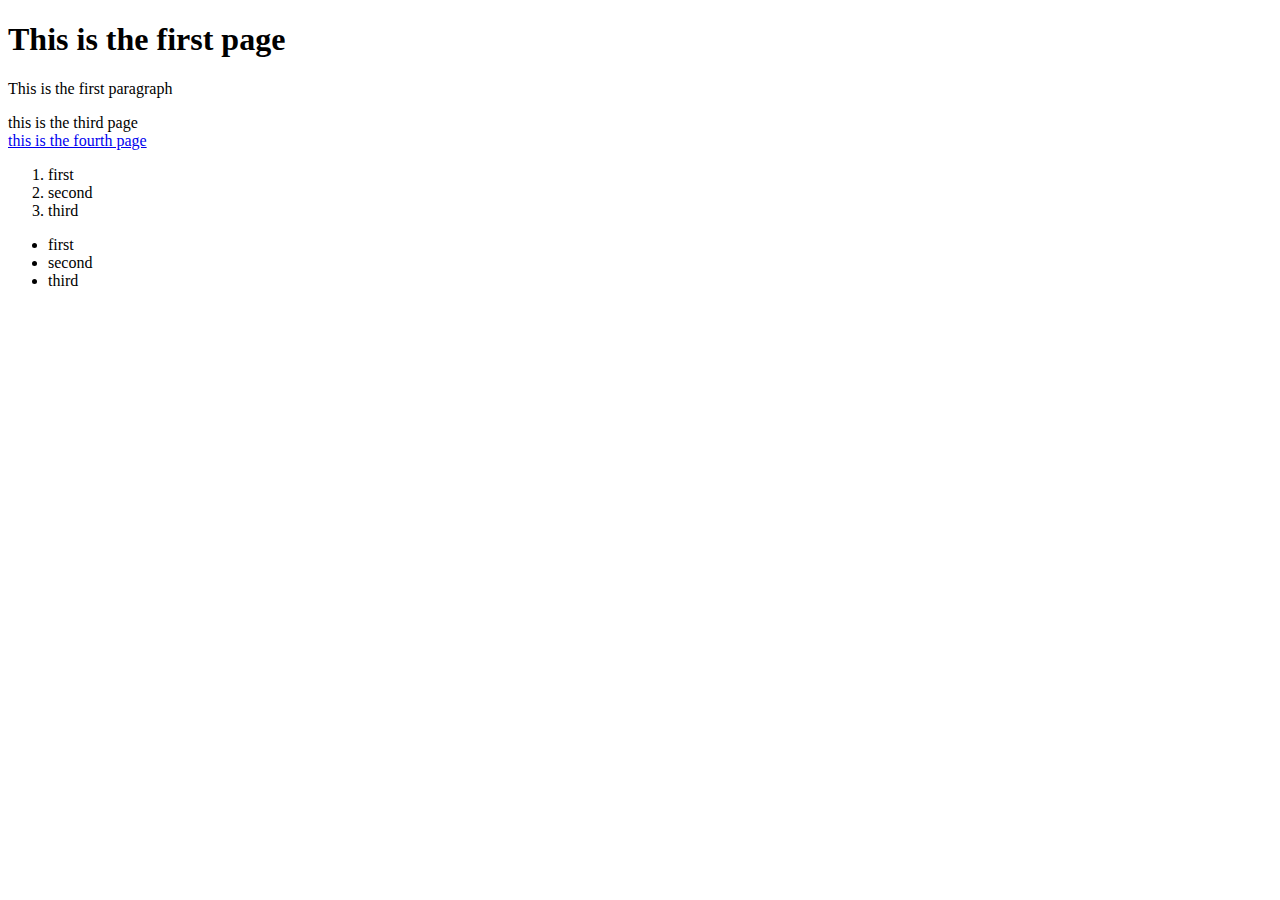
<file: Lec 2 intro to html/firstpage.html>
<!DOCTYPE html>
<html lang="en">
<head>
  <meta charset="UTF-8">
  <meta name="viewport" content="width=device-width, initial-scale=1.0">
  <title>Document</title>
</head>
<body>
  <h1>This is the first page</h1>
  <p>This is the first paragraph</p>
  <div>this is the third page </div>
  <a href="www.google.com">this is the fourth page</a>

  <ol>
    <li>first</li>
    <li>second</li>
    <li>third</li>
  </ol>

  <ul>
    <li>first</li>
    <li>second</li>
    <li>third</li>
  </ul>
</body>
</html>
</file>
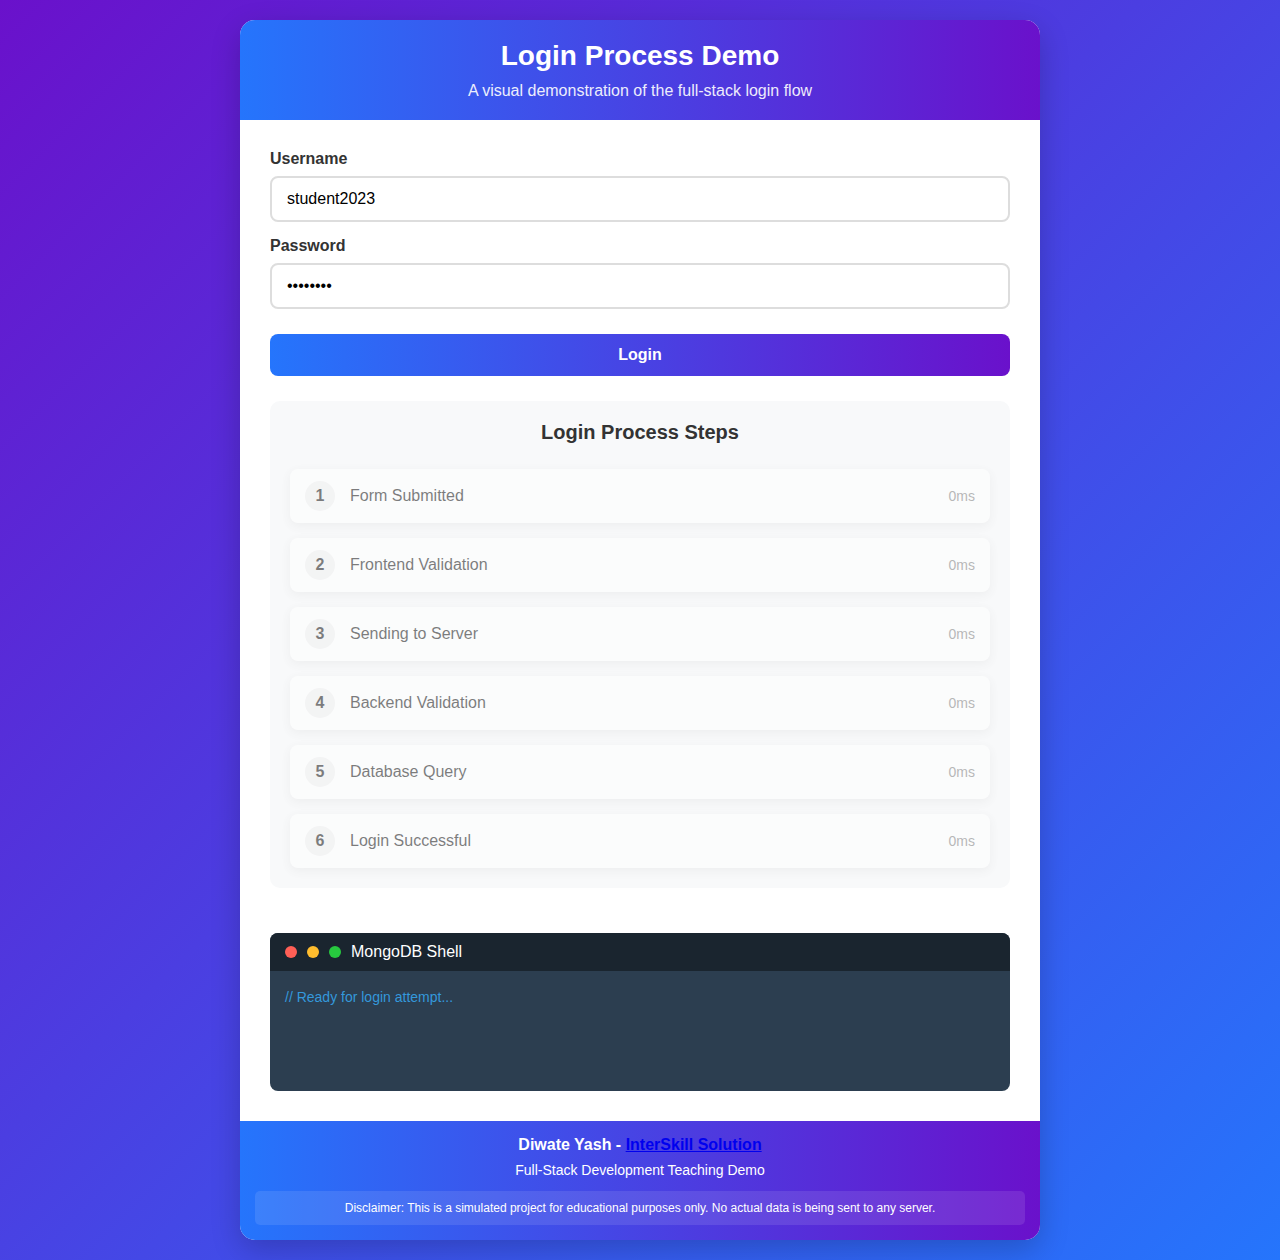
<file: Lec1 Introduction to fullstack/loginpage_demo.html>
<!DOCTYPE html>
<html lang="en">
<head>
    <meta charset="UTF-8">
    <meta name="viewport" content="width=device-width, initial-scale=1.0">
    <title>Login Process Demo</title>
    <style>
        * {
            box-sizing: border-box;
            margin: 0;
            padding: 0;
            font-family: 'Segoe UI', Tahoma, Geneva, Verdana, sans-serif;
        }
        
        body {
            background: linear-gradient(135deg, #6a11cb 0%, #2575fc 100%);
            min-height: 100vh;
            display: flex;
            justify-content: center;
            align-items: center;
            padding: 20px;
        }
        
        .container {
            width: 100%;
            max-width: 800px;
            background-color: white;
            border-radius: 15px;
            box-shadow: 0 10px 30px rgba(0, 0, 0, 0.2);
            overflow: hidden;
            position: relative;
        }
        
        header {
            background: linear-gradient(90deg, #2575fc 0%, #6a11cb 100%);
            color: white;
            text-align: center;
            padding: 20px;
        }
        
        h1 {
            font-size: 28px;
            margin-bottom: 10px;
        }
        
        .subtitle {
            font-size: 16px;
            opacity: 0.9;
        }
        
        .content {
            padding: 30px;
            display: flex;
            flex-direction: column;
            gap: 25px;
        }
        
        .login-form {
            display: flex;
            flex-direction: column;
            gap: 15px;
        }
        
        .form-group {
            display: flex;
            flex-direction: column;
            gap: 8px;
        }
        
        label {
            font-weight: 600;
            color: #333;
        }
        
        input {
            padding: 12px 15px;
            border: 2px solid #ddd;
            border-radius: 8px;
            font-size: 16px;
            transition: border-color 0.3s;
        }
        
        input:focus {
            border-color: #2575fc;
            outline: none;
        }
        
        button {
            background: linear-gradient(90deg, #2575fc 0%, #6a11cb 100%);
            color: white;
            border: none;
            padding: 12px;
            border-radius: 8px;
            font-size: 16px;
            font-weight: 600;
            cursor: pointer;
            transition: transform 0.2s, box-shadow 0.2s;
            margin-top: 10px;
        }
        
        button:hover {
            transform: translateY(-2px);
            box-shadow: 0 5px 15px rgba(37, 117, 252, 0.4);
        }
        
        .process-flow {
            background-color: #f8f9fa;
            border-radius: 10px;
            padding: 20px;
            display: flex;
            flex-direction: column;
            gap: 15px;
        }
        
        .flow-title {
            text-align: center;
            font-size: 20px;
            color: #333;
            margin-bottom: 10px;
        }
        
        .step {
            display: flex;
            align-items: center;
            gap: 15px;
            padding: 12px 15px;
            background-color: white;
            border-radius: 8px;
            box-shadow: 0 3px 10px rgba(0, 0, 0, 0.08);
            opacity: 0.5;
            transition: opacity 0.3s;
        }
        
        .step.active {
            opacity: 1;
            border-left: 5px solid #2575fc;
        }
        
        .step.completed {
            opacity: 1;
            border-left: 5px solid #4caf50;
        }
        
        .status-icon {
            width: 30px;
            height: 30px;
            border-radius: 50%;
            display: flex;
            justify-content: center;
            align-items: center;
            background-color: #f0f0f0;
            font-weight: bold;
        }
        
        .completed .status-icon {
            background-color: #4caf50;
            color: white;
        }
        
        .active .status-icon {
            background-color: #2575fc;
            color: white;
        }
        
        .step-text {
            flex: 1;
            font-size: 16px;
        }
        
        .time {
            color: #777;
            font-size: 14px;
        }
        
        .database-demo {
            margin-top: 20px;
            background-color: #2c3e50;
            border-radius: 8px;
            overflow: hidden;
            color: white;
        }
        
        .db-header {
            background-color: #1a252f;
            padding: 10px 15px;
            display: flex;
            align-items: center;
            gap: 10px;
        }
        
        .db-content {
            padding: 15px;
            font-family: monospace;
            font-size: 14px;
            line-height: 1.6;
            min-height: 120px;
            overflow-y: auto;
            max-height: 120px;
        }
        
        .db-response {
            color: #3498db;
        }
        
        .db-success {
            color: #2ecc71;
        }
        
        .db-error {
            color: #e74c3c;
        }
        
        .dot {
            width: 12px;
            height: 12px;
            border-radius: 50%;
        }
        
        .red-dot {
            background-color: #ff5f56;
        }
        
        .yellow-dot {
            background-color: #ffbd2e;
        }
        
        .green-dot {
            background-color: #27c93f;
        }
        
        footer {
            background: linear-gradient(90deg, #2575fc 0%, #6a11cb 100%);
            color: white;
            text-align: center;
            padding: 15px;
            font-size: 14px;
        }
        
        .footer-content {
            display: flex;
            flex-direction: column;
            gap: 8px;
        }
        
        .company {
            font-weight: 600;
            font-size: 16px;
        }
        
        .disclaimer {
            background-color: rgba(255, 255, 255, 0.1);
            padding: 10px;
            border-radius: 5px;
            margin-top: 5px;
            font-size: 12px;
        }
        
        @media (max-width: 600px) {
            .content {
                padding: 20px;
            }
            
            h1 {
                font-size: 24px;
            }
            
            .footer-content {
                font-size: 12px;
            }
            
            .disclaimer {
                font-size: 11px;
            }
        }
        
        .loader {
            display: inline-block;
            width: 20px;
            height: 20px;
            border: 3px solid rgba(255,255,255,.3);
            border-radius: 50%;
            border-top-color: #fff;
            animation: spin 1s ease-in-out infinite;
            margin-right: 10px;
            vertical-align: middle;
        }
        
        @keyframes spin {
            to { transform: rotate(360deg); }
        }
    </style>
</head>
<body>
    <div class="container">
        <header>
            <h1>Login Process Demo</h1>
            <div class="subtitle">A visual demonstration of the full-stack login flow</div>
        </header>
        
        <div class="content">
            <div class="login-form">
                <div class="form-group">
                    <label for="username">Username</label>
                    <input type="text" id="username" placeholder="Enter your username" value="student2023">
                </div>
                
                <div class="form-group">
                    <label for="password">Password</label>
                    <input type="password" id="password" placeholder="Enter your password" value="••••••••">
                </div>
                
                <button id="login-btn">Login</button>
            </div>
            
            <div class="process-flow">
                <h3 class="flow-title">Login Process Steps</h3>
                
                <div class="step" id="step1">
                    <div class="status-icon">1</div>
                    <div class="step-text">Form Submitted</div>
                    <div class="time">0ms</div>
                </div>
                
                <div class="step" id="step2">
                    <div class="status-icon">2</div>
                    <div class="step-text">Frontend Validation</div>
                    <div class="time">0ms</div>
                </div>
                
                <div class="step" id="step3">
                    <div class="status-icon">3</div>
                    <div class="step-text">Sending to Server</div>
                    <div class="time">0ms</div>
                </div>
                
                <div class="step" id="step4">
                    <div class="status-icon">4</div>
                    <div class="step-text">Backend Validation</div>
                    <div class="time">0ms</div>
                </div>
                
                <div class="step" id="step5">
                    <div class="status-icon">5</div>
                    <div class="step-text">Database Query</div>
                    <div class="time">0ms</div>
                </div>
                
                <div class="step" id="step6">
                    <div class="status-icon">6</div>
                    <div class="step-text">Login Successful</div>
                    <div class="time">0ms</div>
                </div>
            </div>
            
            <div class="database-demo">
                <div class="db-header">
                    <div class="dot red-dot"></div>
                    <div class="dot yellow-dot"></div>
                    <div class="dot green-dot"></div>
                    <span>MongoDB Shell</span>
                </div>
                <div class="db-content" id="db-output">
                    <span class="db-response">// Ready for login attempt...</span>
                </div>
            </div>
        </div>
        
        <footer>
            <div class="footer-content">
                <div class="company">Diwate Yash - <a href="www.interskillsolutions.com">InterSkill Solution</a> <style>a:{color: #fff; text-decoration: none; font-weight: 600; font-size: 14px; cursor: pointer; transition: color 0.3s ease; } a:hover { color: #fcfcfc;  }</style></div>
                <div>Full-Stack Development Teaching Demo</div>
                <div class="disclaimer">
                    Disclaimer: This is a simulated project for educational purposes only. No actual data is being sent to any server.
                </div>
            </div>
        </footer>
    </div>

    <script>
        document.addEventListener('DOMContentLoaded', function() {
            const loginBtn = document.getElementById('login-btn');
            const steps = document.querySelectorAll('.step');
            const dbOutput = document.getElementById('db-output');
            let startTime;
            
            loginBtn.addEventListener('click', function() {
                // Set start time
                startTime = Date.now();
                
                // Reset UI
                steps.forEach(step => {
                    step.className = 'step';
                    step.querySelector('.time').textContent = '0ms';
                });
                dbOutput.innerHTML = '<span class="db-response">// Ready for login attempt...</span>';
                
                // Get form values
                const username = document.getElementById('username').value;
                const password = document.getElementById('password').value;
                
                // Start the process
                simulateLoginProcess(username, password);
            });
            
            function simulateLoginProcess(username, password) {
                // Step 1: Form Submitted
                updateStep(1, 0);
                dbOutput.innerHTML = '<span class="db-response">// Form submitted with username: ' + username + '</span>';
                
                // Add 3-second delay here to simulate network/processing time
                setTimeout(() => {
                    // Step 2: Frontend Validation (after 3000ms delay)
                    updateStep(2, 3000);
                    
                    if (username.length < 3) {
                        dbOutput.innerHTML = '<span class="db-error">// Error: Username must be at least 3 characters</span>';
                        return;
                    }
                    
                    if (password.length < 6) {
                        dbOutput.innerHTML = '<span class="db-error">// Error: Password must be at least 6 characters</span>';
                        return;
                    }
                    
                    dbOutput.innerHTML = '<span class="db-success">// Frontend validation passed</span>';
                    
                    // Step 3: Sending to Server (after 500ms)
                    setTimeout(() => {
                        updateStep(3, 500);
                        dbOutput.innerHTML = '<span class="db-response">// Sending request to server... (POST /api/login)</span>';
                        
                        // Step 4: Backend Validation (after 600ms)
                        setTimeout(() => {
                            updateStep(4, 600);
                            dbOutput.innerHTML = '<span class="db-response">// Validating credentials on server...</span>';
                            
                            // Step 5: Database Query (after 700ms)
                            setTimeout(() => {
                                updateStep(5, 700);
                                dbOutput.innerHTML = '<span class="db-response">// Querying database: db.users.findOne({ username: "' + username + '" })</span>';
                                
                                // Simulate database response (after 900ms)
                                setTimeout(() => {
                                    dbOutput.innerHTML = `
                                        <span class="db-response">// Database response:</span><br>
                                        <span class="db-success">{</span><br>
                                        <span class="db-success">  _id: ObjectId("64a3b5c8e12f4e5d4c8b456a"),</span><br>
                                        <span class="db-success">  username: "${username}",</span><br>
                                        <span class="db-success">  password: "$2b$10$r2bZ8hTKq9qyL1j2KQmZZ.N7E2QYcW6oZ8J8bGtV6nXrFvH8sL6W",</span><br>
                                        <span class="db-success">  email: "${username}@example.com",</span><br>
                                        <span class="db-success">  createdAt: 2023-07-03T10:30:00.000Z</span><br>
                                        <span class="db-success">}</span>
                                    `;
                                    
                                    // Step 6: Login Successful (after 600ms)
                                    setTimeout(() => {
                                        updateStep(6, 600);
                                        dbOutput.innerHTML += '<br><span class="db-success">// Login successful! Redirecting to dashboard...</span>';
                                    }, 600);
                                    
                                }, 900);
                                
                            }, 700);
                            
                        }, 600);
                        
                    }, 500);
                    
                }, 3000); // This is the 3-second delay
            }
            
            function updateStep(stepNumber, delay) {
                setTimeout(() => {
                    // Calculate elapsed time
                    const elapsed = Date.now() - startTime;
                    
                    // Update the step
                    const step = document.getElementById('step' + stepNumber);
                    step.classList.add('active');
                    step.querySelector('.time').textContent = elapsed + 'ms';
                    
                    // Mark previous steps as completed
                    for (let i = 1; i < stepNumber; i++) {
                        const prevStep = document.getElementById('step' + i);
                        prevStep.classList.remove('active');
                        prevStep.classList.add('completed');
                    }
                }, delay);
            }
        });
    </script>
</body>
</html>
</file>
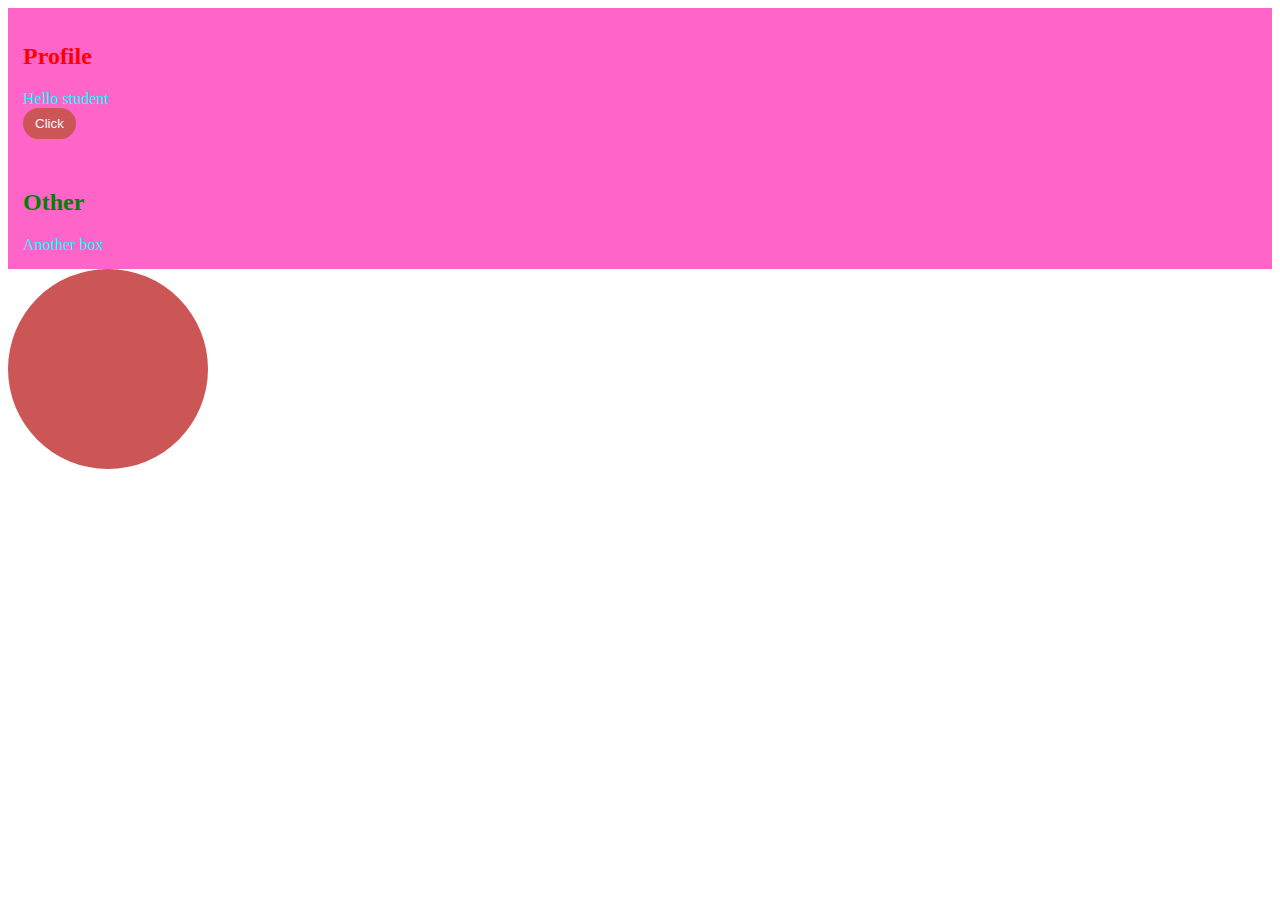
<file: Mod 3 Starting with Css/main.html>
<!DOCTYPE html>
<html lang="en">
<head>
    <meta charset="UTF-8">
    <meta name="viewport" content="width=device-width, initial-scale=1.0">
    <title>Document</title>
    <link rel="stylesheet" href="main.css">
</head>
<body>
 <div id="box" class="box card">
  <h2 class="title">Profile</h2>
  <p class="lead">Hello student</p>
  <button class="btn primary">Click</button>
</div>

<div class="box">
  <h2 class="title">Other</h2>
  <p>Another box</p>
</div>

<div class="cont1"></div>

</body>
</html>
</file>
<file: Mod 3 Starting with Css/main.css>
/* 1) All .box have light gray background + padding */
.box {
  background: rgb(255, 100, 200);
  padding: 15px;
}
 .title {
  color: blue;
}

/* 3) Only the .title inside #box becomes red */
#box .title {
  color: red;
}



/* 4) Try this: div .title {color: green;} placed AFTER #box .title */
div .title {
  color: green;
}
/* Explanation: ❌ It does NOT override #box .title
   because #box .title has a higher specificity (id + class vs element + class).
   Even if div .title is written later, the more specific selector wins.
*/

/* 6) Make .btn + .primary modifier */
.btn {
  padding: 8px 12px;
  border: none;
  border-radius: 50px;
  cursor: pointer;
  background: #cc5656; /* default button style */
color: rgb(90, 161, 161);
color:aliceblue 
}

.btn .primary {
  background: rgb(255, 0, );
  color: white;
}

h1 ,   p {
  margin: 0%;
  padding: 0%;
  color: aqua;
}


.contain{
  background-color: rgb(0, 0, 0);
  background-size: cover;
  height: 100px;
  width: 100px;
}

cont1{
  background-color: rgb(0, 0, 0);
  background-size: cover;
  height: 100px;
  width: 100px;
  height: 50px;
  width: 50px;
}

.cont1 {

  background-image: url('https://site-547756.mozfiles.com/files/547756/medium/catoutside.jpeg');
  background-size :cover;
  background-position: center;
  background-repeat: no-repeat;
  height: 200px;
  width: 200px;
  background-color: #cc5656;
  border-radius: 50%;
}
</file>
